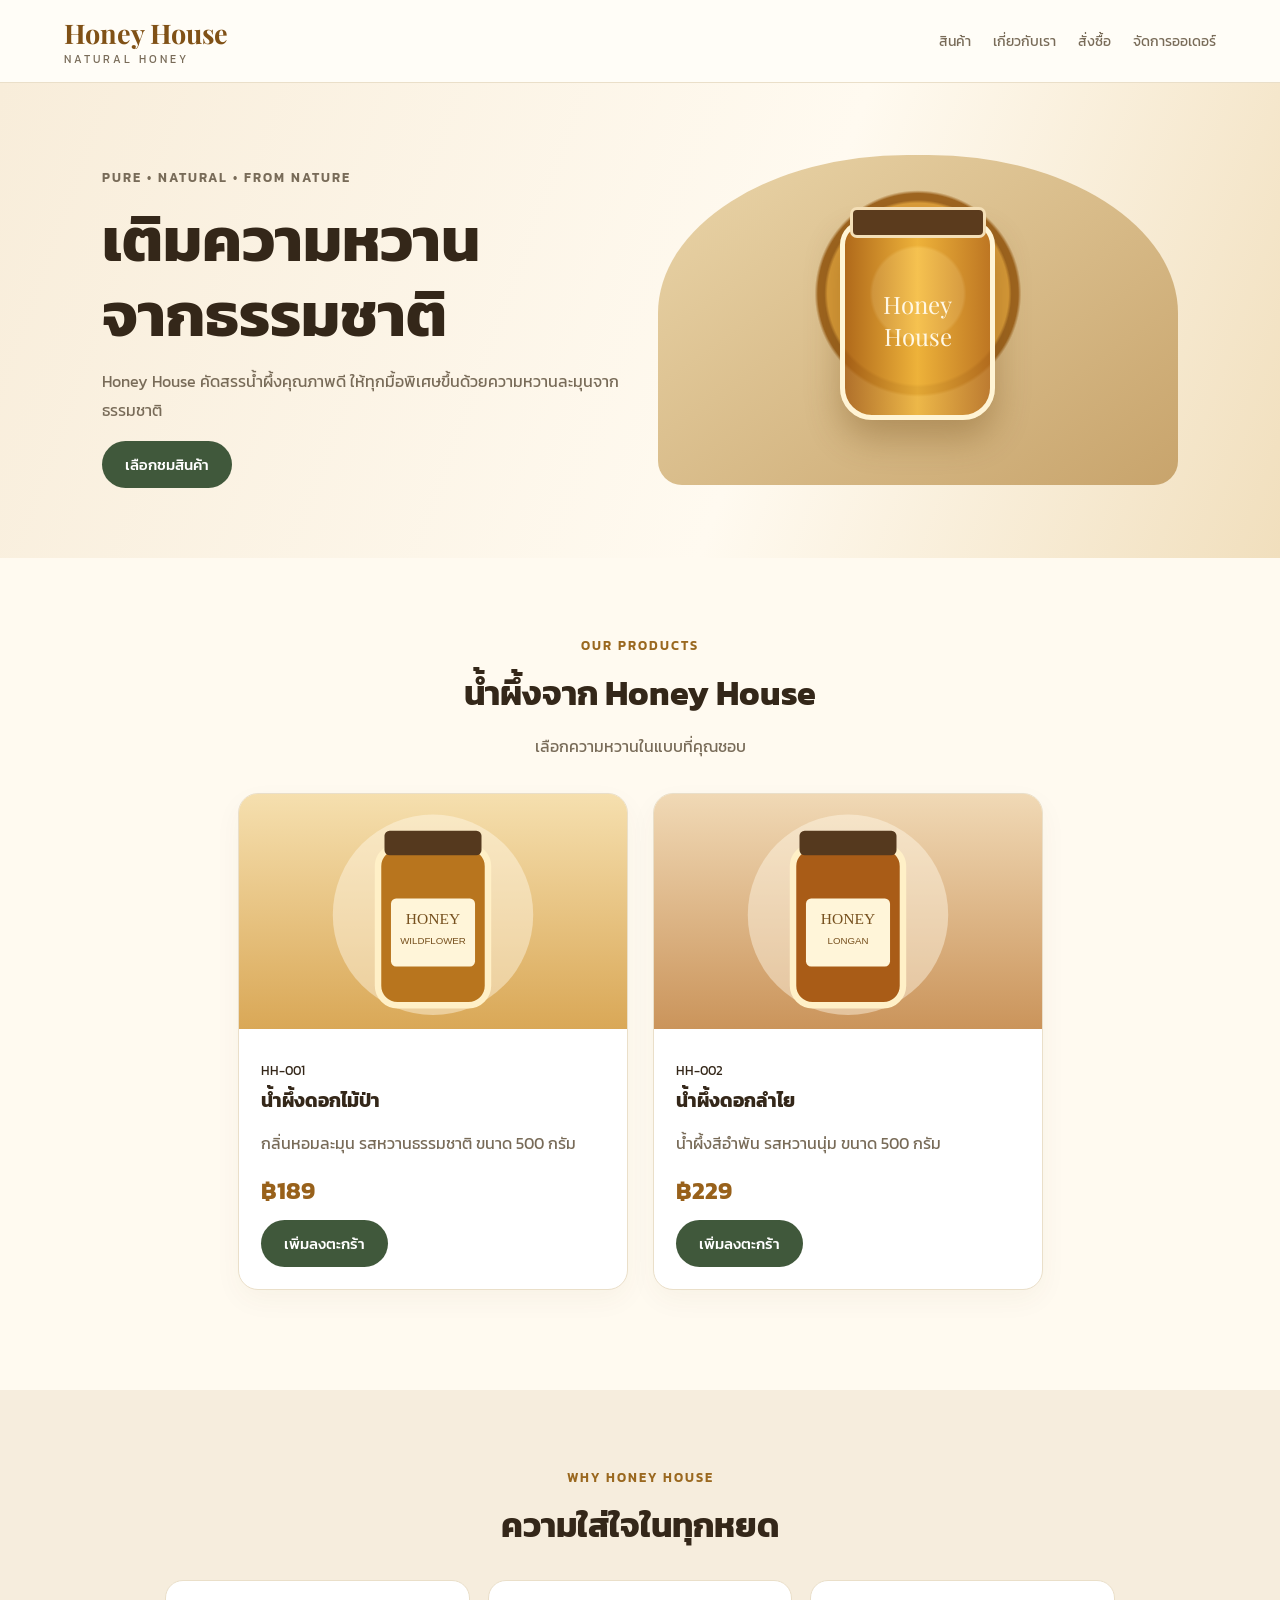
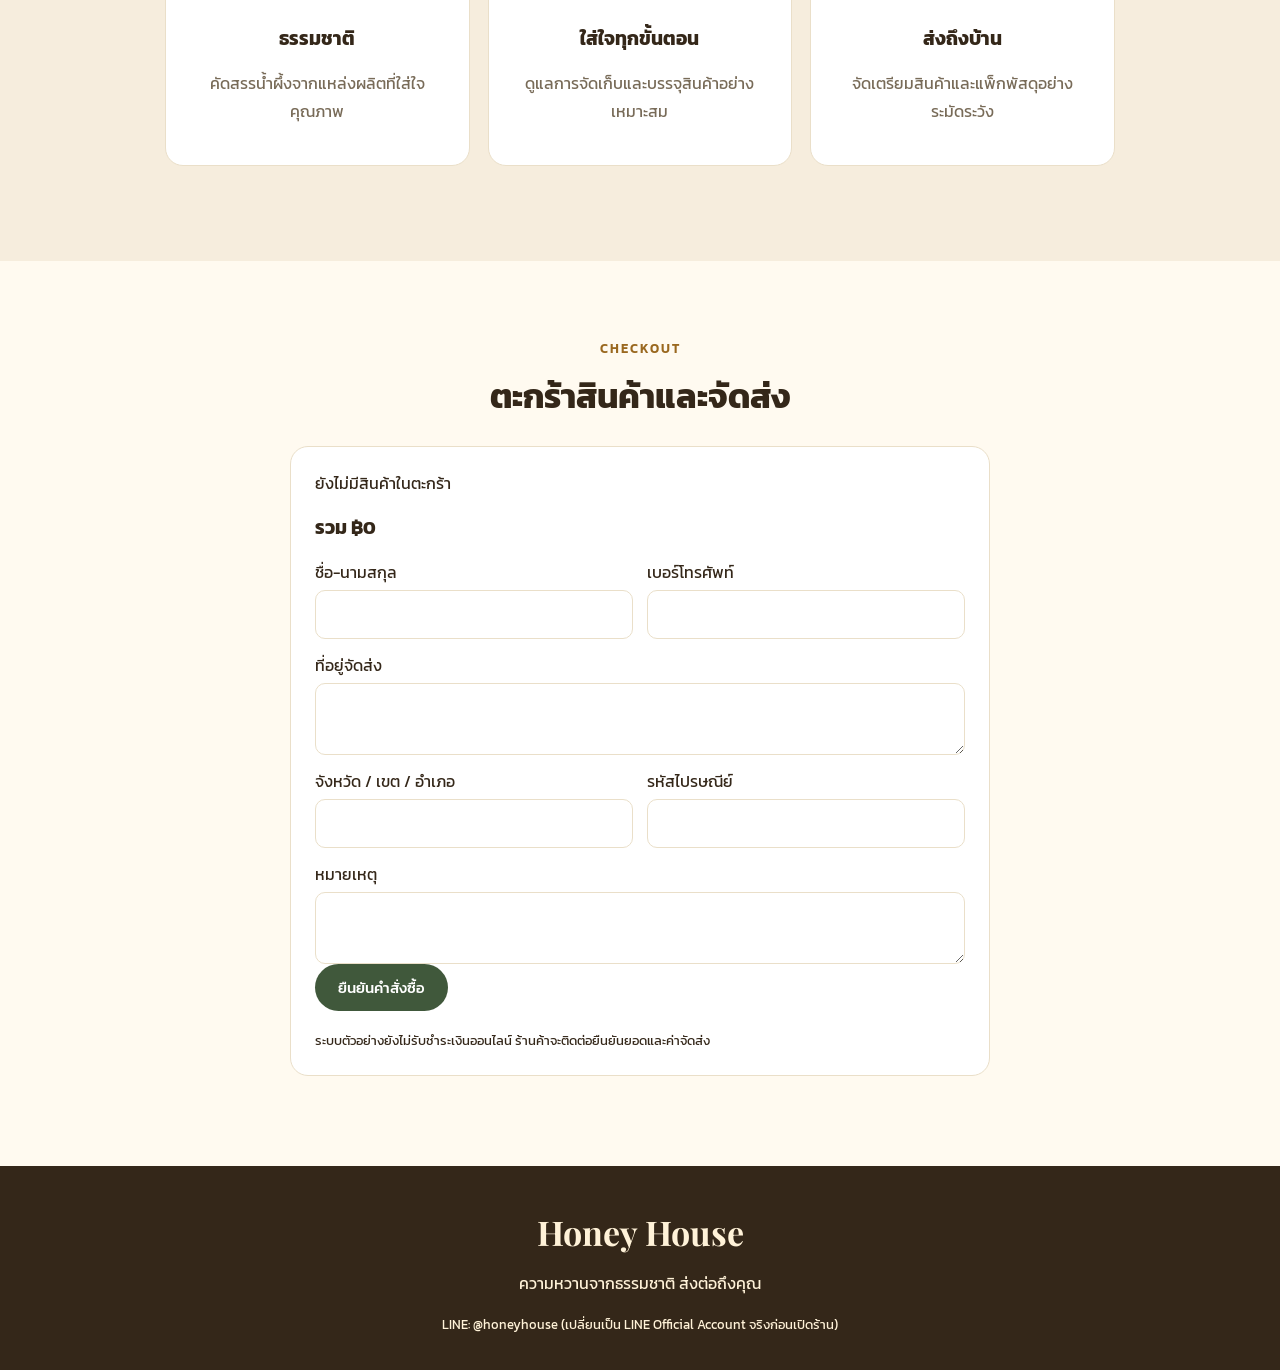
<file: index.html>
<!doctype html>
<html lang="th"><head><meta charset="utf-8"><meta name="viewport" content="width=device-width,initial-scale=1"><title>Honey House | น้ำผึ้งแท้จากธรรมชาติ</title><link rel="stylesheet" href="style.css"></head>
<body><header><a class="brand" href="#">Honey House <small>NATURAL HONEY</small></a><nav><a href="#products">สินค้า</a><a href="#about">เกี่ยวกับเรา</a><a href="#order">สั่งซื้อ</a><a href="admin.html">จัดการออเดอร์</a></nav></header>
<section class="hero"><div><p class="eyebrow">PURE • NATURAL • FROM NATURE</p><h1>เติมความหวาน<br>จากธรรมชาติ</h1><p>Honey House คัดสรรน้ำผึ้งคุณภาพดี ให้ทุกมื้อพิเศษขึ้นด้วยความหวานละมุนจากธรรมชาติ</p><a class="button" href="#products">เลือกชมสินค้า</a></div><div class="hero-art"><div class="jar">Honey<br>House</div></div></section>
<section id="products"><p class="eyebrow center">OUR PRODUCTS</p><h2>น้ำผึ้งจาก Honey House</h2><p class="center muted">เลือกความหวานในแบบที่คุณชอบ</p><div class="products">
<article class="product"><img src="images/wildflower.svg" alt="น้ำผึ้งดอกไม้ป่า"><div class="pad"><small>HH-001</small><h3>น้ำผึ้งดอกไม้ป่า</h3><p>กลิ่นหอมละมุน รสหวานธรรมชาติ ขนาด 500 กรัม</p><b class="price">฿189</b><button onclick="add('HH-001','น้ำผึ้งดอกไม้ป่า',189)">เพิ่มลงตะกร้า</button></div></article>
<article class="product"><img src="images/longan.svg" alt="น้ำผึ้งดอกลำไย"><div class="pad"><small>HH-002</small><h3>น้ำผึ้งดอกลำไย</h3><p>น้ำผึ้งสีอำพัน รสหวานนุ่ม ขนาด 500 กรัม</p><b class="price">฿229</b><button onclick="add('HH-002','น้ำผึ้งดอกลำไย',229)">เพิ่มลงตะกร้า</button></div></article></div></section>
<section id="about" class="about"><p class="eyebrow center">WHY HONEY HOUSE</p><h2>ความใส่ใจในทุกหยด</h2><div class="features"><div><h3>ธรรมชาติ</h3><p>คัดสรรน้ำผึ้งจากแหล่งผลิตที่ใส่ใจคุณภาพ</p></div><div><h3>ใส่ใจทุกขั้นตอน</h3><p>ดูแลการจัดเก็บและบรรจุสินค้าอย่างเหมาะสม</p></div><div><h3>ส่งถึงบ้าน</h3><p>จัดเตรียมสินค้าและแพ็กพัสดุอย่างระมัดระวัง</p></div></div></section>
<section id="order"><p class="eyebrow center">CHECKOUT</p><h2>ตะกร้าสินค้าและจัดส่ง</h2><div class="checkout"><div id="cart">ยังไม่มีสินค้าในตะกร้า</div><h3 id="total">รวม ฿0</h3><form id="orderForm"><div class="fields"><label>ชื่อ-นามสกุล<input name="name" required></label><label>เบอร์โทรศัพท์<input name="phone" required></label><label class="wide">ที่อยู่จัดส่ง<textarea name="address" required></textarea></label><label>จังหวัด / เขต / อำเภอ<input name="province" required></label><label>รหัสไปรษณีย์<input name="postcode" inputmode="numeric" pattern="[0-9]{5}" maxlength="5" required></label><label class="wide">หมายเหตุ<textarea name="note"></textarea></label></div><button type="submit">ยืนยันคำสั่งซื้อ</button></form><p id="msg" role="status"></p><small>ระบบตัวอย่างยังไม่รับชำระเงินออนไลน์ ร้านค้าจะติดต่อยืนยันยอดและค่าจัดส่ง</small></div></section>
<footer><h2>Honey House</h2><p>ความหวานจากธรรมชาติ ส่งต่อถึงคุณ</p><small>LINE: @honeyhouse (เปลี่ยนเป็น LINE Official Account จริงก่อนเปิดร้าน)</small></footer><script src="app.js"></script></body></html>
</file>
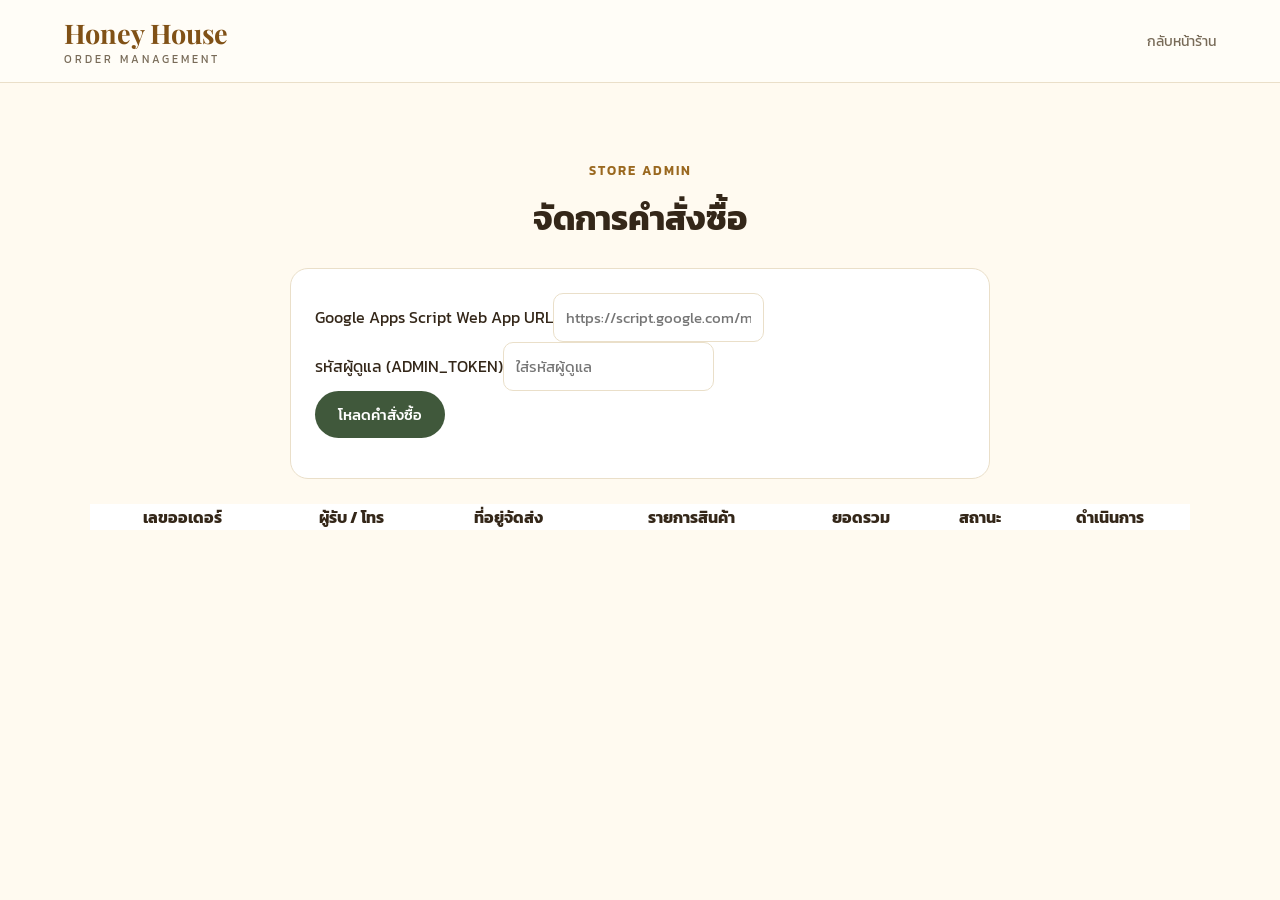
<file: admin.html>
<!doctype html><html lang="th"><head><meta charset="utf-8"><meta name="viewport" content="width=device-width,initial-scale=1"><title>Honey House | จัดการออเดอร์</title><link rel="stylesheet" href="style.css"></head><body><header><a class="brand" href="index.html">Honey House<small>ORDER MANAGEMENT</small></a><nav><a href="index.html">กลับหน้าร้าน</a></nav></header><section><p class="eyebrow center">STORE ADMIN</p><h2>จัดการคำสั่งซื้อ</h2><div class="checkout"><label>Google Apps Script Web App URL<input id="url" placeholder="https://script.google.com/macros/s/.../exec"></label><br><label>รหัสผู้ดูแล (ADMIN_TOKEN)<input id="token" type="password" placeholder="ใส่รหัสผู้ดูแล"></label><br><button onclick="loadOrders()">โหลดคำสั่งซื้อ</button><p id="msg"></p></div><div style="overflow:auto"><table id="orders" style="width:100%;background:white;border-collapse:collapse"><thead><tr><th>เลขออเดอร์</th><th>ผู้รับ / โทร</th><th>ที่อยู่จัดส่ง</th><th>รายการสินค้า</th><th>ยอดรวม</th><th>สถานะ</th><th>ดำเนินการ</th></tr></thead><tbody></tbody></table></div></section><script src="admin.js"></script></body></html>
</file>
<file: style.css>
@import url('https://fonts.googleapis.com/css2?family=Kanit:wght@300;400;500;600;700&family=Playfair+Display:wght@600;700&display=swap');*{box-sizing:border-box}html{scroll-behavior:smooth}body{margin:0;background:#fffaf0;color:#342719;font-family:Kanit,sans-serif}a{color:inherit;text-decoration:none}header{padding:15px 5%;display:flex;justify-content:space-between;align-items:center;background:#fffdf7;border-bottom:1px solid #eadfc9;position:sticky;top:0;z-index:2}.brand{font:700 27px 'Playfair Display';color:#805116}.brand small{display:block;font:11px Kanit;letter-spacing:3px;color:#786b58}nav{display:flex;gap:22px;color:#786b58;font-size:14px}.hero{padding:70px 8%;background:linear-gradient(110deg,#f8edda,#fffaf0 60%,#f1dfbd);display:grid;grid-template-columns:1fr 1fr;align-items:center;gap:35px}.hero h1{font-size:clamp(40px,5vw,62px);line-height:1.2;margin:10px 0}.hero p{color:#786b58;line-height:1.8;max-width:550px}.eyebrow{color:#9a681f;letter-spacing:2px;font-size:13px;font-weight:600}.button,button{display:inline-block;border:0;border-radius:999px;padding:12px 23px;background:#40583b;color:white;font:500 15px Kanit;cursor:pointer}.hero-art{height:330px;border-radius:48% 48% 24px 24px;background:radial-gradient(circle at 50% 42%,#ffe9a8 0 14%,#d89b39 15% 28%,#9d641f 29% 31%,transparent 32%),linear-gradient(145deg,#ead5a9,#c8a46c);display:grid;place-items:center}.jar{width:155px;height:200px;border:5px solid #fff4d5;border-radius:25px 25px 32px 32px;background:linear-gradient(90deg,#a65d13cc,#f3b83acc,#b76d1dcc);box-shadow:0 18px 35px #69420b55;display:grid;place-items:center;text-align:center;color:#fff8e6;font:24px 'Playfair Display';position:relative}.jar:before{content:'';position:absolute;top:-18px;width:130px;height:25px;border-radius:7px;background:#5b3b1d;border:3px solid #f4dfb7}section{padding:65px 7%}h2{text-align:center;font-size:34px;margin:8px}.center{text-align:center}.muted{color:#786b58}.products{display:grid;grid-template-columns:repeat(2,minmax(0,390px));justify-content:center;gap:25px;margin:35px auto}.product{background:white;border:1px solid #eadfc9;border-radius:20px;overflow:hidden;box-shadow:0 10px 28px #60420d0b}.product img{width:100%;height:235px;object-fit:cover;background:#f2dfb9}.pad{padding:22px}.pad h3{margin:5px 0}.pad p{color:#786b58;line-height:1.7}.price{display:block;color:#98611b;font-size:24px;margin:12px 0}.about{background:#f6eddd}.features{display:grid;grid-template-columns:repeat(3,1fr);gap:18px;margin:30px auto;max-width:950px}.features div,.checkout{padding:24px;background:white;border:1px solid #eadfc9;border-radius:18px}.features div{text-align:center}.features p{color:#786b58;line-height:1.7}.checkout{max-width:700px;margin:25px auto}.fields{display:grid;grid-template-columns:1fr 1fr;gap:14px}.fields label{display:flex;flex-direction:column;gap:6px}.fields .wide{grid-column:1/-1}input,textarea{padding:12px;border:1px solid #eadfc9;border-radius:10px;font:15px Kanit}textarea{min-height:70px}#cart>div{display:flex;justify-content:space-between;padding:9px 0;border-bottom:1px solid #eadfc9}footer{background:#342719;color:#fff2d8;padding:35px 7%;text-align:center}footer h2{font-family:'Playfair Display'}#msg{color:#40583b;font-weight:500}@media(max-width:700px){header{align-items:flex-start;gap:10px;flex-direction:column}nav{flex-wrap:wrap;gap:12px}.hero{grid-template-columns:1fr;padding:45px 7%}.hero-art{height:240px}.products,.features{grid-template-columns:1fr}.fields{grid-template-columns:1fr}.fields .wide{grid-column:auto}}
</file>
